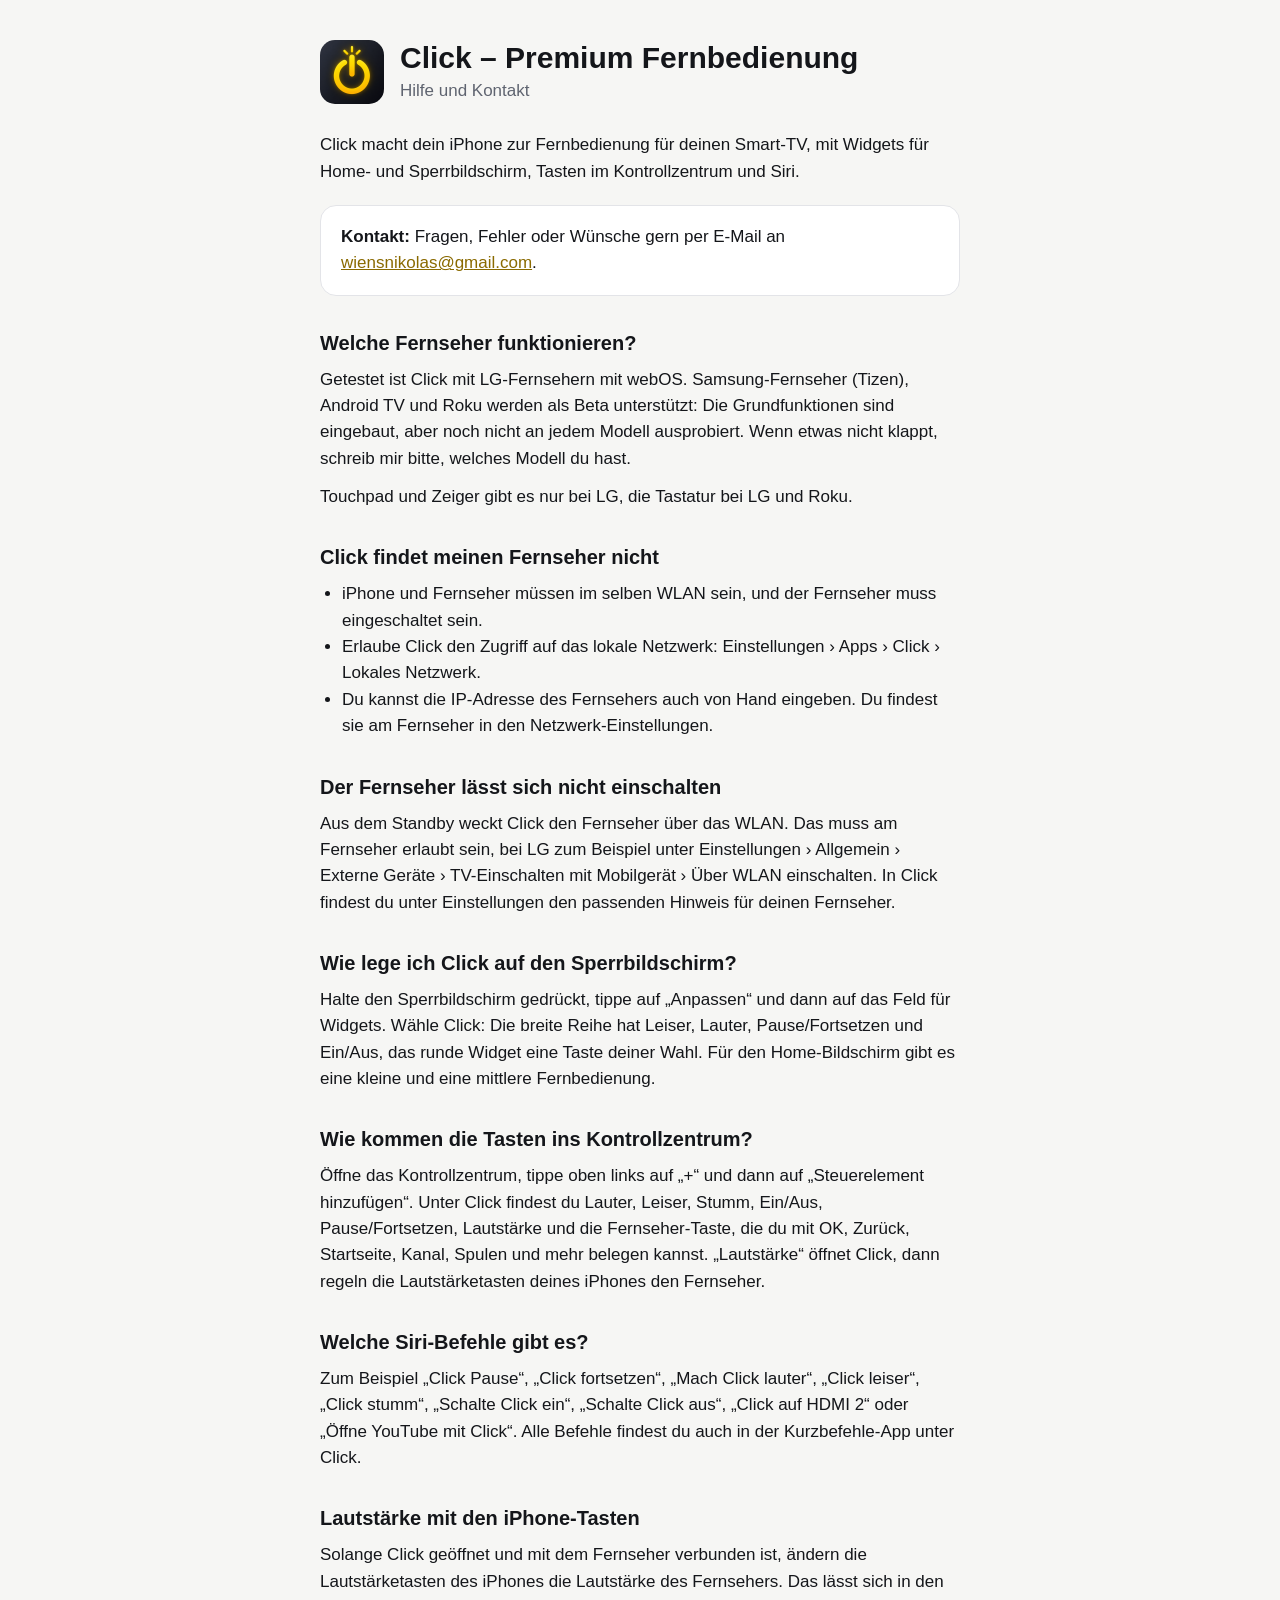
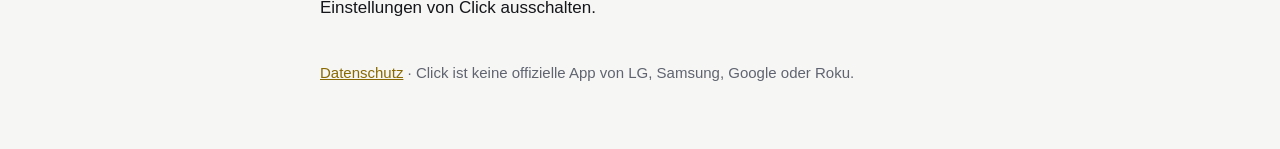
<file: index.html>
<!doctype html>
<html lang="de">
<head>
<meta charset="utf-8">
<meta name="viewport" content="width=device-width, initial-scale=1">
<title>Click – Premium Fernbedienung – Support</title>
<meta name="description" content="Hilfe und Kontakt für die App Click – Premium Fernbedienung.">
<link rel="stylesheet" href="style.css">
<link rel="icon" href="icon.png">
</head>
<body>
<main>
<header>
<img src="icon.png" alt="">
<div>
<h1>Click – Premium Fernbedienung</h1>
<p>Hilfe und Kontakt</p>
</div>
</header>

<p>Click macht dein iPhone zur Fernbedienung für deinen Smart-TV, mit Widgets für Home- und Sperrbildschirm, Tasten im Kontrollzentrum und Siri.</p>

<div class="card">
<strong>Kontakt:</strong> Fragen, Fehler oder Wünsche gern per E-Mail an
<a href="mailto:wiensnikolas@gmail.com?subject=Click">wiensnikolas@gmail.com</a>.
</div>

<h2>Welche Fernseher funktionieren?</h2>
<p>Getestet ist Click mit LG-Fernsehern mit webOS. Samsung-Fernseher (Tizen), Android TV und Roku werden als Beta unterstützt: Die Grundfunktionen sind eingebaut, aber noch nicht an jedem Modell ausprobiert. Wenn etwas nicht klappt, schreib mir bitte, welches Modell du hast.</p>
<p>Touchpad und Zeiger gibt es nur bei LG, die Tastatur bei LG und Roku.</p>

<h2>Click findet meinen Fernseher nicht</h2>
<ul>
<li>iPhone und Fernseher müssen im selben WLAN sein, und der Fernseher muss eingeschaltet sein.</li>
<li>Erlaube Click den Zugriff auf das lokale Netzwerk: Einstellungen › Apps › Click › Lokales Netzwerk.</li>
<li>Du kannst die IP-Adresse des Fernsehers auch von Hand eingeben. Du findest sie am Fernseher in den Netzwerk-Einstellungen.</li>
</ul>

<h2>Der Fernseher lässt sich nicht einschalten</h2>
<p>Aus dem Standby weckt Click den Fernseher über das WLAN. Das muss am Fernseher erlaubt sein, bei LG zum Beispiel unter Einstellungen › Allgemein › Externe Geräte › TV-Einschalten mit Mobilgerät › Über WLAN einschalten. In Click findest du unter Einstellungen den passenden Hinweis für deinen Fernseher.</p>

<h2>Wie lege ich Click auf den Sperrbildschirm?</h2>
<p>Halte den Sperrbildschirm gedrückt, tippe auf „Anpassen“ und dann auf das Feld für Widgets. Wähle Click: Die breite Reihe hat Leiser, Lauter, Pause/Fortsetzen und Ein/Aus, das runde Widget eine Taste deiner Wahl. Für den Home-Bildschirm gibt es eine kleine und eine mittlere Fernbedienung.</p>

<h2>Wie kommen die Tasten ins Kontrollzentrum?</h2>
<p>Öffne das Kontrollzentrum, tippe oben links auf „+“ und dann auf „Steuerelement hinzufügen“. Unter Click findest du Lauter, Leiser, Stumm, Ein/Aus, Pause/Fortsetzen, Lautstärke und die Fernseher-Taste, die du mit OK, Zurück, Startseite, Kanal, Spulen und mehr belegen kannst. „Lautstärke“ öffnet Click, dann regeln die Lautstärketasten deines iPhones den Fernseher.</p>

<h2>Welche Siri-Befehle gibt es?</h2>
<p>Zum Beispiel „Click Pause“, „Click fortsetzen“, „Mach Click lauter“, „Click leiser“, „Click stumm“, „Schalte Click ein“, „Schalte Click aus“, „Click auf HDMI 2“ oder „Öffne YouTube mit Click“. Alle Befehle findest du auch in der Kurzbefehle-App unter Click.</p>

<h2>Lautstärke mit den iPhone-Tasten</h2>
<p>Solange Click geöffnet und mit dem Fernseher verbunden ist, ändern die Lautstärketasten des iPhones die Lautstärke des Fernsehers. Das lässt sich in den Einstellungen von Click ausschalten.</p>

<footer>
<a href="datenschutz.html">Datenschutz</a> · Click ist keine offizielle App von LG, Samsung, Google oder Roku.
</footer>
</main>
</body>
</html>
</file>
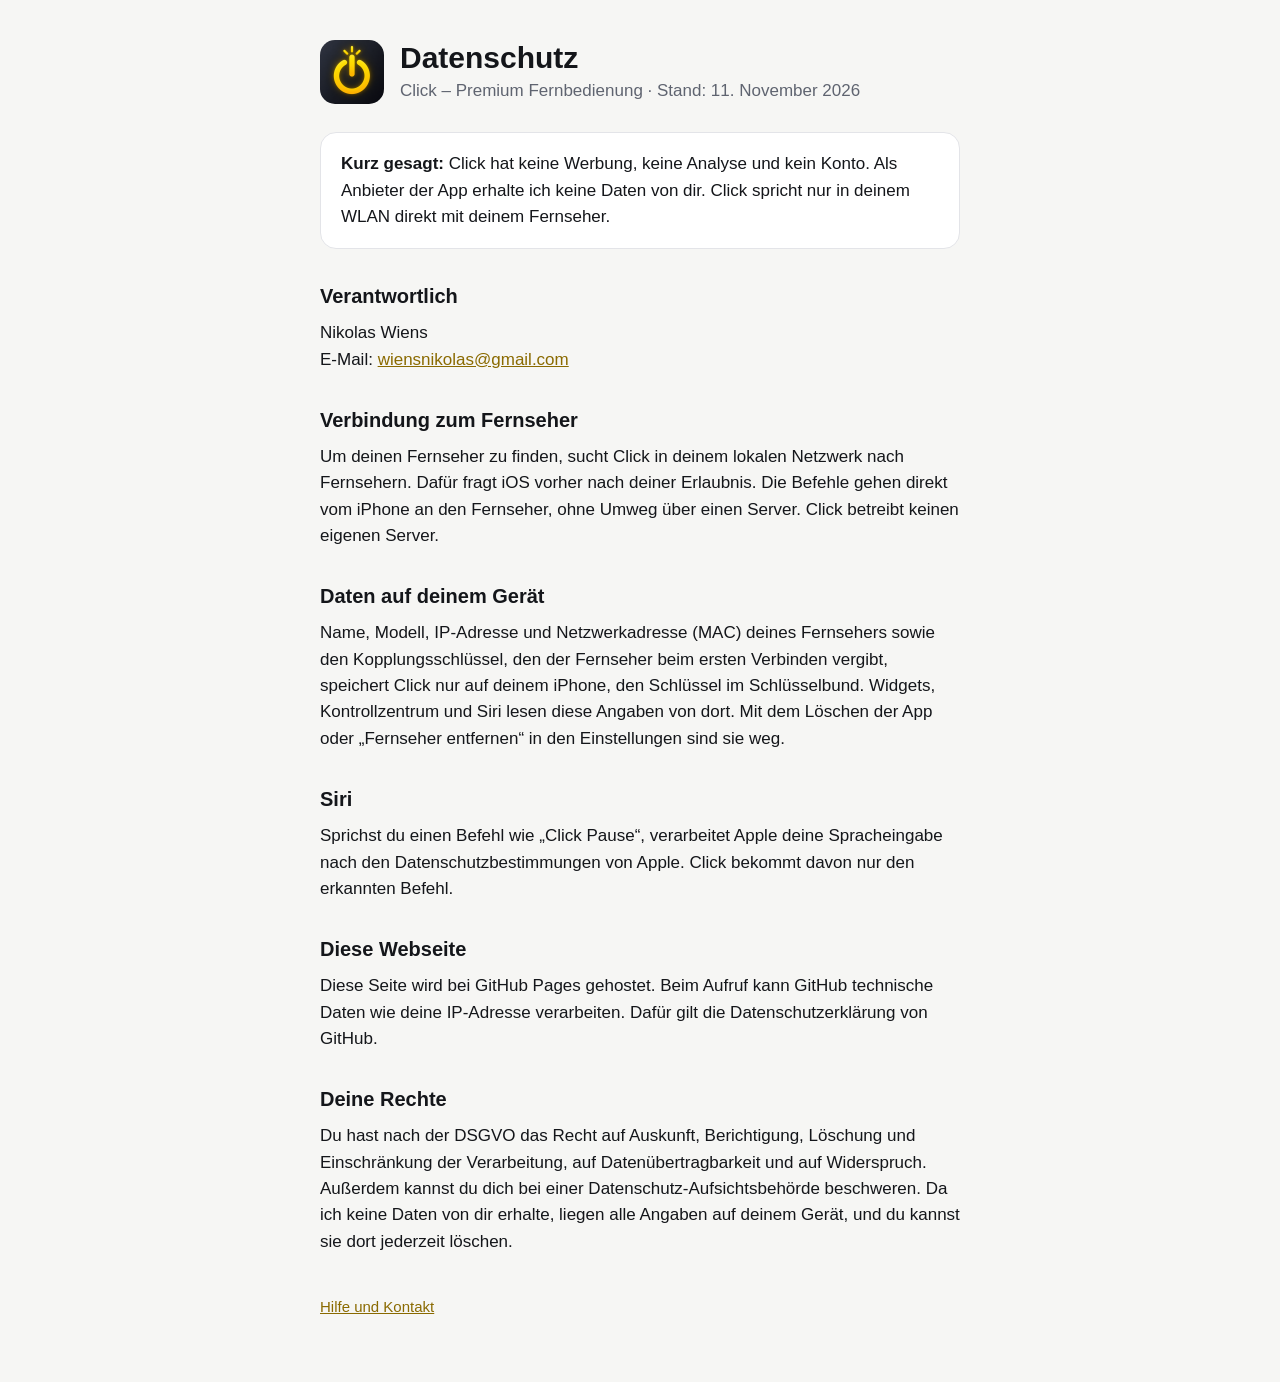
<file: datenschutz.html>
<!doctype html>
<html lang="de">
<head>
<meta charset="utf-8">
<meta name="viewport" content="width=device-width, initial-scale=1">
<title>Click – Premium Fernbedienung – Datenschutz</title>
<meta name="description" content="Datenschutzerklärung für die App Click – Premium Fernbedienung.">
<link rel="stylesheet" href="style.css">
<link rel="icon" href="icon.png">
</head>
<body>
<main>
<header>
<img src="icon.png" alt="">
<div>
<h1>Datenschutz</h1>
<p>Click – Premium Fernbedienung · Stand: 11. November 2026</p>
</div>
</header>

<div class="card">
<strong>Kurz gesagt:</strong> Click hat keine Werbung, keine Analyse und kein Konto. Als Anbieter der App erhalte ich keine Daten von dir. Click spricht nur in deinem WLAN direkt mit deinem Fernseher.
</div>

<h2>Verantwortlich</h2>
<p>Nikolas Wiens<br>E-Mail: <a href="mailto:wiensnikolas@gmail.com">wiensnikolas@gmail.com</a></p>

<h2>Verbindung zum Fernseher</h2>
<p>Um deinen Fernseher zu finden, sucht Click in deinem lokalen Netzwerk nach Fernsehern. Dafür fragt iOS vorher nach deiner Erlaubnis. Die Befehle gehen direkt vom iPhone an den Fernseher, ohne Umweg über einen Server. Click betreibt keinen eigenen Server.</p>

<h2>Daten auf deinem Gerät</h2>
<p>Name, Modell, IP-Adresse und Netzwerkadresse (MAC) deines Fernsehers sowie den Kopplungsschlüssel, den der Fernseher beim ersten Verbinden vergibt, speichert Click nur auf deinem iPhone, den Schlüssel im Schlüsselbund. Widgets, Kontrollzentrum und Siri lesen diese Angaben von dort. Mit dem Löschen der App oder „Fernseher entfernen“ in den Einstellungen sind sie weg.</p>

<h2>Siri</h2>
<p>Sprichst du einen Befehl wie „Click Pause“, verarbeitet Apple deine Spracheingabe nach den Datenschutzbestimmungen von Apple. Click bekommt davon nur den erkannten Befehl.</p>

<h2>Diese Webseite</h2>
<p>Diese Seite wird bei GitHub Pages gehostet. Beim Aufruf kann GitHub technische Daten wie deine IP-Adresse verarbeiten. Dafür gilt die Datenschutzerklärung von GitHub.</p>

<h2>Deine Rechte</h2>
<p>Du hast nach der DSGVO das Recht auf Auskunft, Berichtigung, Löschung und Einschränkung der Verarbeitung, auf Datenübertragbarkeit und auf Widerspruch. Außerdem kannst du dich bei einer Datenschutz-Aufsichtsbehörde beschweren. Da ich keine Daten von dir erhalte, liegen alle Angaben auf deinem Gerät, und du kannst sie dort jederzeit löschen.</p>

<footer>
<a href="index.html">Hilfe und Kontakt</a>
</footer>
</main>
</body>
</html>
</file>
<file: style.css>
:root { --bg:#F6F6F4; --surface:#FFFFFF; --text:#14161A; --muted:#5F6470; --border:#E3E4E8; --accent:#8A6A00; color-scheme: light dark; }
@media (prefers-color-scheme: dark) { :root { --bg:#0E0F12; --surface:#1A1C21; --text:#F2F3F5; --muted:#A3A8B3; --border:#2A2D33; --accent:#FFD60A; } }
* { box-sizing: border-box; }
body { margin:0; background:var(--bg); color:var(--text); font:17px/1.55 -apple-system, BlinkMacSystemFont, "Segoe UI", Roboto, Helvetica, Arial, sans-serif; }
main { max-width:680px; margin:0 auto; padding:40px 20px 64px; }
header { display:flex; align-items:center; gap:16px; margin-bottom:28px; }
header img { width:64px; height:64px; border-radius:15px; }
h1 { font-size:30px; line-height:1.2; margin:0; }
header p { margin:2px 0 0; color:var(--muted); }
h2 { font-size:20px; margin:32px 0 8px; }
p, ul { margin:0 0 12px; }
ul { padding-left:22px; }
a { color:var(--accent); }
.card { background:var(--surface); border:1px solid var(--border); border-radius:16px; padding:18px 20px; margin:20px 0; }
footer { margin-top:40px; color:var(--muted); font-size:15px; }
</file>
